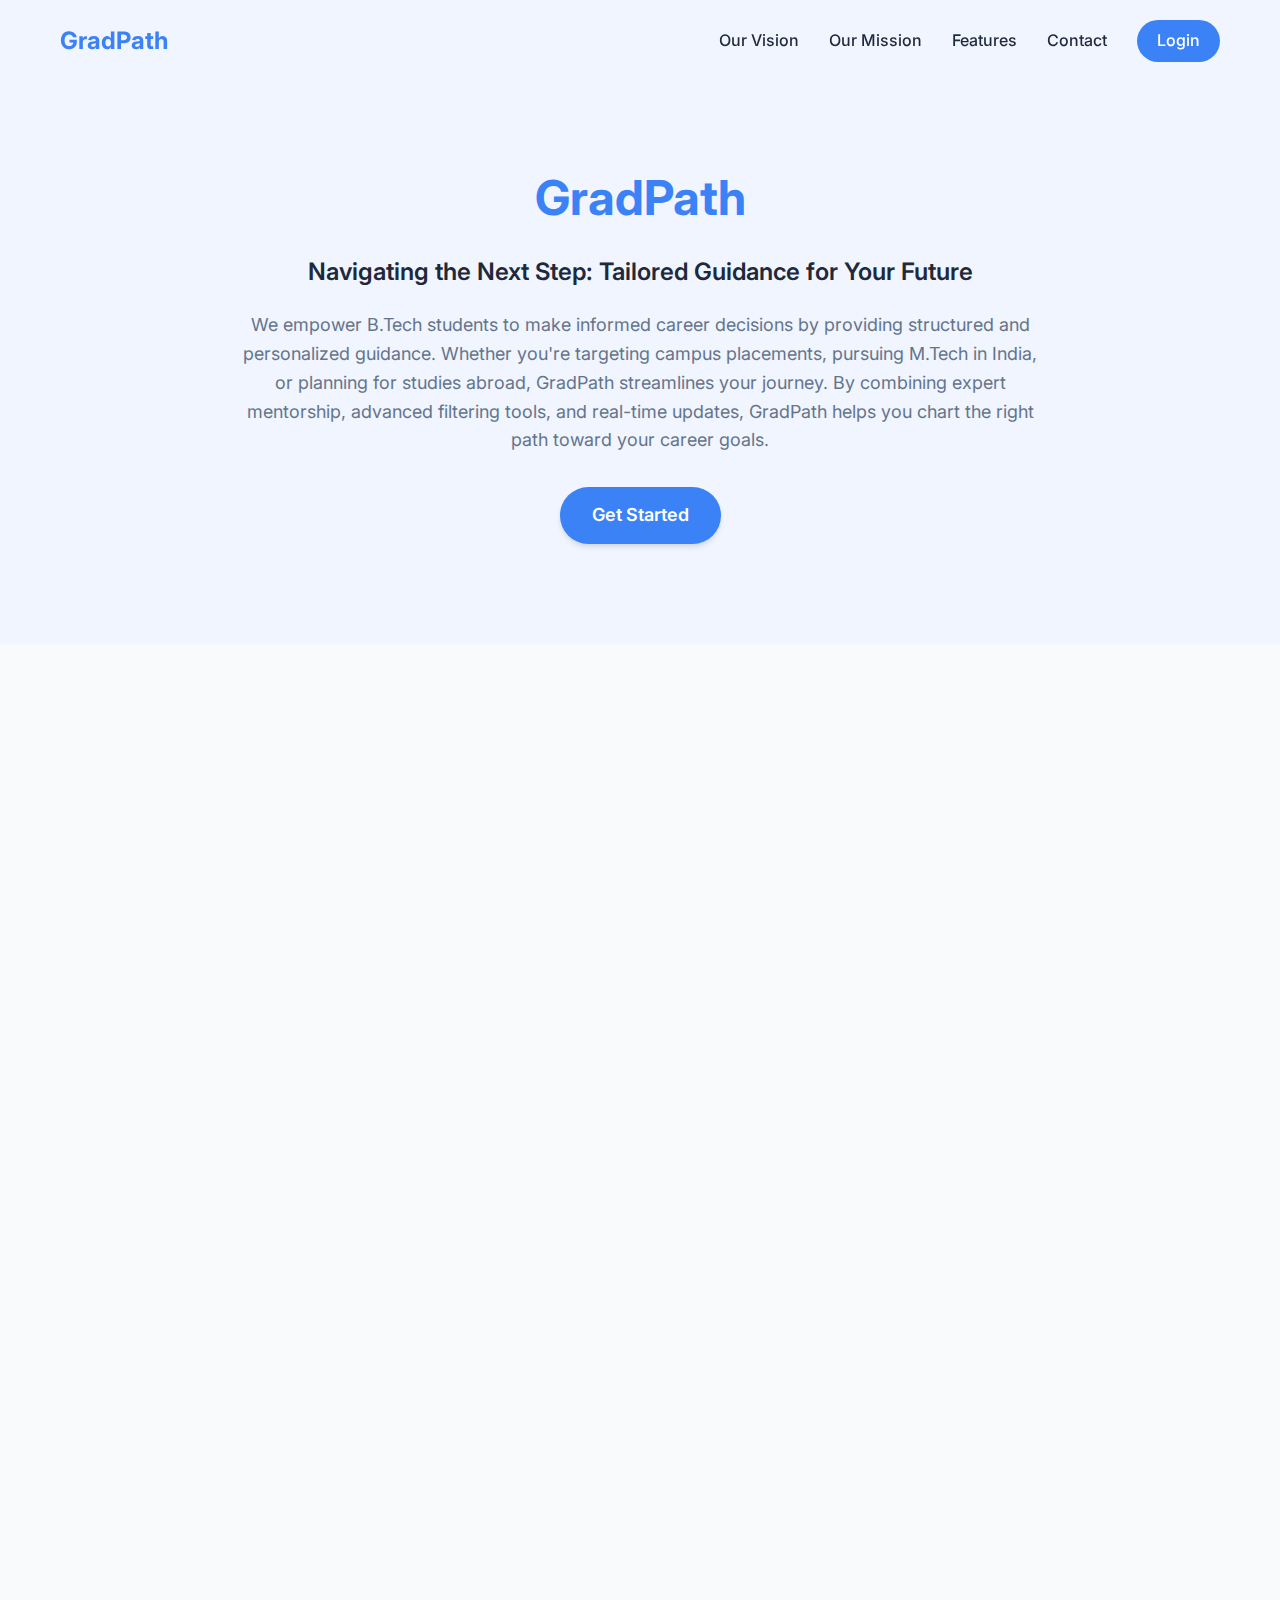
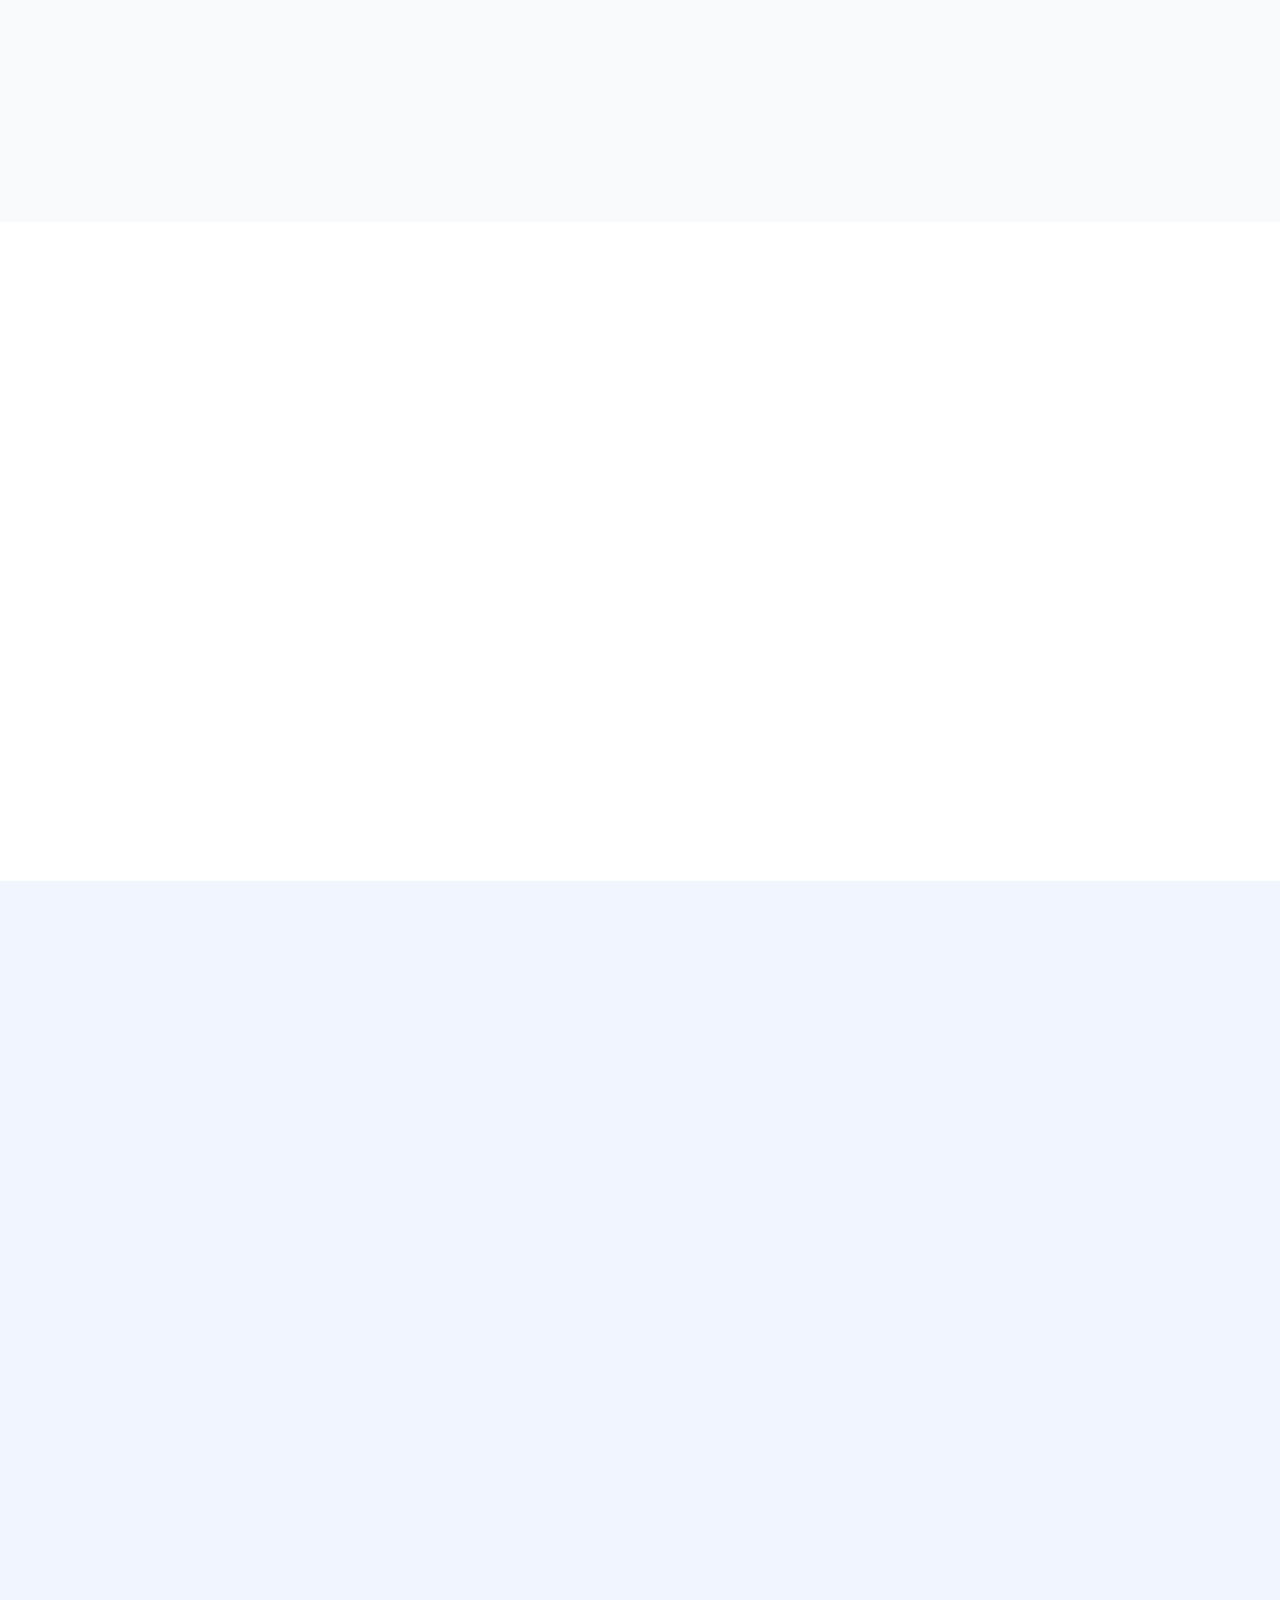
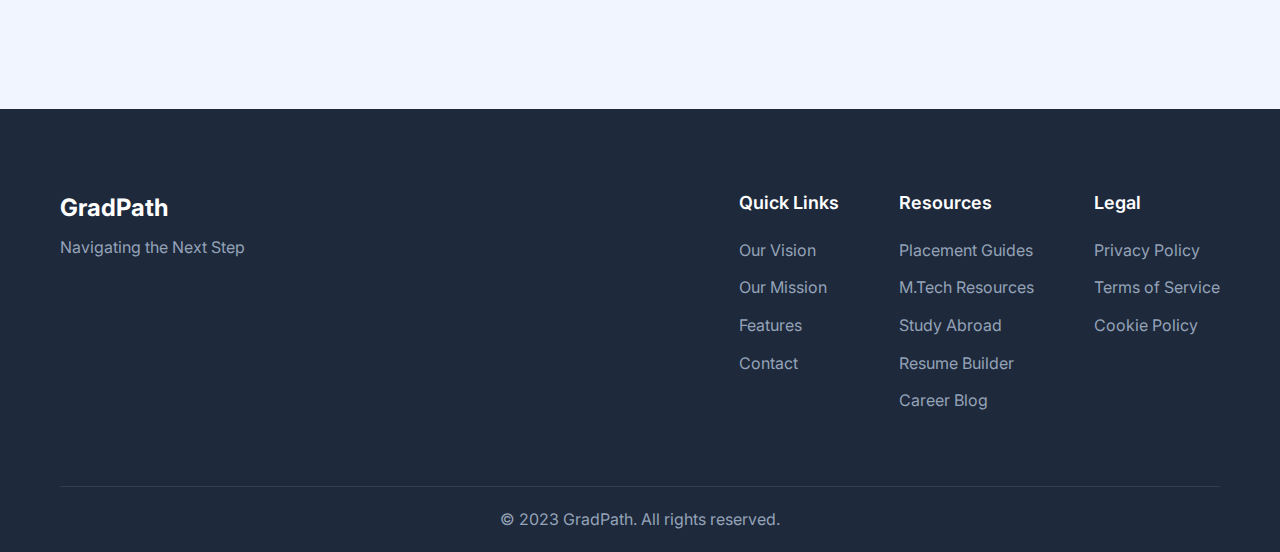
<file: index.html>
<!DOCTYPE html>
<html lang="en">
<head>
    <meta charset="UTF-8">
    <meta name="viewport" content="width=device-width, initial-scale=1.0">
    <title>GradPath - Career Guidance for B.Tech Students</title>
    <link rel="stylesheet" href="styles.css">
    <link href="https://fonts.googleapis.com/css2?family=Inter:wght@400;500;600;700&family=Poppins:wght@400;500;600;700&display=swap" rel="stylesheet">
    <link rel="stylesheet" href="https://cdnjs.cloudflare.com/ajax/libs/font-awesome/6.0.0-beta3/css/all.min.css">
</head>
<body>
    <!-- Navigation -->
    <nav class="navbar">
        <div class="container">
            <a href="index.html" class="logo">GradPath</a>
            <div class="nav-links">
                <button id="closeMenu" class="close-menu"><i class="fas fa-times"></i></button>
                <a href="#vision">Our Vision</a>
                <a href="#mission">Our Mission</a>
                <a href="#features">Features</a>
                <a href="#contact">Contact</a>
                <a href="login.html" class="nav-cta">Login</a>
            </div>
            <button id="openMenu" class="open-menu"><i class="fas fa-bars"></i></button>
        </div>
    </nav>

    <!-- Hero Section -->
    <section class="hero-section">
        <div class="container">
            <div class="hero-content animate-on-scroll">
                <h1>GradPath</h1>
                <h2>Navigating the Next Step: Tailored Guidance for Your Future</h2>
                <p>We empower B.Tech students to make informed career decisions by providing structured and personalized guidance. Whether you're targeting campus placements, pursuing M.Tech in India, or planning for studies abroad, GradPath streamlines your journey. By combining expert mentorship, advanced filtering tools, and real-time updates, GradPath helps you chart the right path toward your career goals.</p>
                <a href="login.html" class="cta-button">Get Started</a>
            </div>
        </div>
    </section>

    <!-- Vision Section -->
    <section id="vision" class="vision-section">
        <div class="container">
            <div class="split-layout">
                <div class="image-container animate-on-scroll">
                    <img id="vision-img" src="images/vision.jpg" alt="Our Vision" class="section-image">
                </div>
                <div class="content-container animate-on-scroll" data-delay="200">
                    <h2>Our Vision</h2>
                    <p>At GradPath, our vision is to become the most trusted and comprehensive career guidance platform for B.Tech students across India. We aim to bridge the gap between student aspirations and real-world opportunities by providing a centralized, accessible, and intuitive portal. We envision a future where every engineering graduate can confidently navigate their career journey—whether they aim for successful campus placements, pursue higher education through GATE or international programs, or explore entrepreneurship. GradPath is committed to evolving alongside students' needs, offering support from the early stages of their academic journey to the critical decisions they face before graduation. Our ultimate goal is to create a generation of well-informed, empowered engineers who step into the professional world with clarity and confidence.</p>
                </div>
            </div>
        </div>
    </section>

    <!-- Mission Section -->
    <section id="mission" class="mission-section">
        <div class="container">
            <div class="split-layout reverse">
                <div class="content-container animate-on-scroll">
                    <h2>Our Mission</h2>
                    <p>Our mission is to empower B.Tech students with the knowledge, tools, and mentorship needed to make informed career decisions. We strive to simplify the complex landscape of post-graduation options by providing structured, reliable, and up-to-date information. Through personalized guidance, we help students identify their strengths and align them with suitable career paths. By connecting students with industry professionals, academic experts, and successful alumni, we create a supportive ecosystem that fosters growth and confidence. We are dedicated to making career planning less overwhelming and more strategic, ensuring that every engineering student can maximize their potential and secure a fulfilling professional future.</p>
                </div>
                <div class="image-container animate-on-scroll" data-delay="200">
                    <img id="mission-img" src="images/mission.jpg" alt="Our Mission" class="section-image">
                </div>
            </div>
        </div>
    </section>

    <!-- Features Section -->
    <section id="features" class="features-section">
        <div class="container">
            <h2 class="section-title animate-on-scroll">Why Choose GradPath?</h2>
            <div class="features-grid">
                <div class="feature-card animate-on-scroll" data-delay="100">
                    <div class="feature-icon">
                        <i class="fas fa-bullseye"></i>
                    </div>
                    <h3>Targeted Guidance</h3>
                    <p>With GradPath, students gain access to expert advice and tools tailored to three key paths: placements, higher studies (GATE/M.Tech), and studying abroad. No more scattered information—everything you need is in one place.</p>
                </div>
                <div class="feature-card animate-on-scroll" data-delay="200">
                    <div class="feature-icon">
                        <i class="fas fa-tools"></i>
                    </div>
                    <h3>Powerful Features</h3>
                    <p>From resume builders and college filters to company insights and dynamic updates, our platform offers both static resources and evolving tools to guide students effectively through every stage of decision-making.</p>
                </div>
                <div class="feature-card animate-on-scroll" data-delay="300">
                    <div class="feature-icon">
                        <i class="fas fa-users"></i>
                    </div>
                    <h3>Expert Support</h3>
                    <p>Our platform connects you with experienced mentors—professors, industry leaders, and professionals—offering personalized feedback and insights to help you succeed.</p>
                </div>
            </div>
        </div>
    </section>

    <!-- Contact Section -->
    <section id="contact" class="contact-section">
        <div class="container">
            <h2 class="section-title animate-on-scroll">Get in Touch</h2>
            <div class="contact-container">
                <div class="contact-info animate-on-scroll">
                    <h3>Contact Information</h3>
                    <p><i class="fas fa-envelope"></i> info@gradpath.com</p>
                    <p><i class="fas fa-phone"></i> +91 1234567890</p>
                    <p><i class="fas fa-map-marker-alt"></i> Tech Hub, Bangalore, India</p>
                    <div class="social-links">
                        <a href="#" class="social-icon"><i class="fab fa-facebook-f"></i></a>
                        <a href="#" class="social-icon"><i class="fab fa-twitter"></i></a>
                        <a href="#" class="social-icon"><i class="fab fa-linkedin-in"></i></a>
                        <a href="#" class="social-icon"><i class="fab fa-instagram"></i></a>
                    </div>
                </div>
                <form class="contact-form animate-on-scroll" data-delay="200">
                    <div class="form-group">
                        <label for="name">Your Name</label>
                        <input type="text" id="name" placeholder="Enter your name" required>
                    </div>
                    <div class="form-group">
                        <label for="email">Email Address</label>
                        <input type="email" id="email" placeholder="Enter your email" required>
                    </div>
                    <div class="form-group">
                        <label for="message">Message</label>
                        <textarea id="message" placeholder="Enter your message" rows="5" required></textarea>
                    </div>
                    <button type="submit" class="submit-btn">Send Message</button>
                </form>
            </div>
        </div>
    </section>

    <!-- Footer -->
    <footer class="footer">
        <div class="container">
            <div class="footer-content">
                <div class="footer-logo">
                    <h3>GradPath</h3>
                    <p>Navigating the Next Step</p>
                </div>
                <div class="footer-links">
                    <div class="footer-column">
                        <h4>Quick Links</h4>
                        <a href="#vision">Our Vision</a>
                        <a href="#mission">Our Mission</a>
                        <a href="#features">Features</a>
                        <a href="#contact">Contact</a>
                    </div>
                    <div class="footer-column">
                        <h4>Resources</h4>
                        <a href="#">Placement Guides</a>
                        <a href="#">M.Tech Resources</a>
                        <a href="#">Study Abroad</a>
                        <a href="resume-builder.html">Resume Builder</a>
                        <a href="#">Career Blog</a>
                    </div>
                    <div class="footer-column">
                        <h4>Legal</h4>
                        <a href="#">Privacy Policy</a>
                        <a href="#">Terms of Service</a>
                        <a href="#">Cookie Policy</a>
                    </div>
                </div>
            </div>
            <div class="footer-bottom">
                <p>&copy; 2023 GradPath. All rights reserved.</p>
            </div>
        </div>
    </footer>

    <script src="script.js"></script>
</body>
</html>
</file>
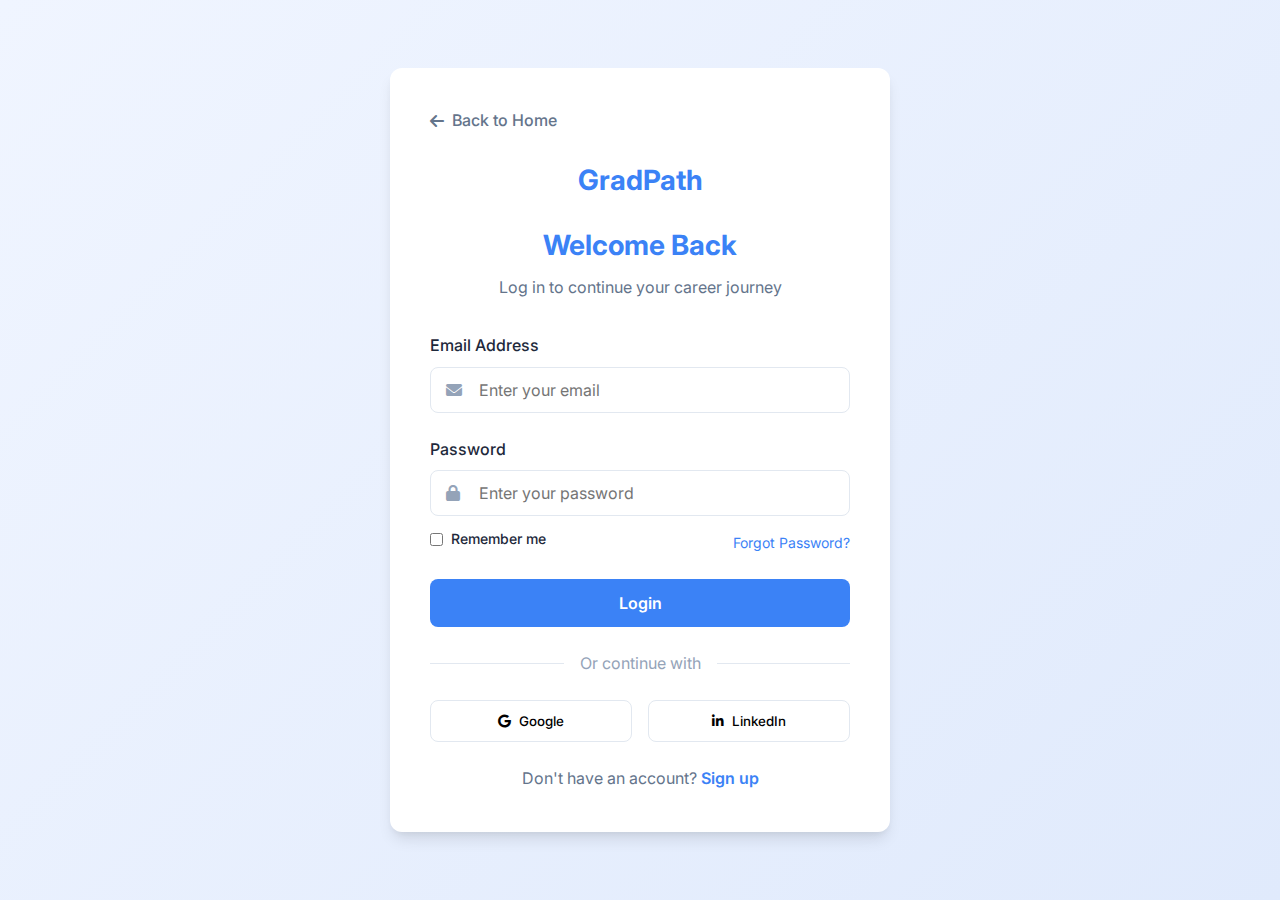
<file: login.html>
<!DOCTYPE html>
<html lang="en">
<head>
    <meta charset="UTF-8">
    <meta name="viewport" content="width=device-width, initial-scale=1.0">
    <title>Login - GradPath</title>
    <link rel="stylesheet" href="styles.css">
    <link href="https://fonts.googleapis.com/css2?family=Inter:wght@400;500;600;700&family=Poppins:wght@400;500;600;700&display=swap" rel="stylesheet">
    <link rel="stylesheet" href="https://cdnjs.cloudflare.com/ajax/libs/font-awesome/6.0.0-beta3/css/all.min.css">
</head>
<body class="auth-body">
    <div class="auth-container">
        <div class="auth-card animate-on-scroll">
            <a href="index.html" class="back-home"><i class="fas fa-arrow-left"></i> Back to Home</a>
            <div class="auth-header">
                <div class="auth-logo">
                    <span>GradPath</span>
                </div>
                <h1>Welcome Back</h1>
                <p>Log in to continue your career journey</p>
            </div>
            <form id="login-form" class="auth-form">
                <div class="form-group">
                    <label for="email">Email Address</label>
                    <div class="input-with-icon">
                        <i class="fas fa-envelope"></i>
                        <input type="email" id="email" placeholder="Enter your email" required>
                    </div>
                </div>
                <div class="form-group">
                    <label for="password">Password</label>
                    <div class="input-with-icon">
                        <i class="fas fa-lock"></i>
                        <input type="password" id="password" placeholder="Enter your password" required>
                    </div>
                    <div class="form-options">
                        <div class="remember-me">
                            <input type="checkbox" id="remember">
                            <label for="remember">Remember me</label>
                        </div>
                        <a href="#" class="forgot-password">Forgot Password?</a>
                    </div>
                </div>
                <button type="submit" class="auth-button">Login</button>
                
                <div class="auth-divider">
                    <span>Or continue with</span>
                </div>
                
                <div class="social-auth">
                    <button type="button" class="social-auth-btn">
                        <i class="fab fa-google"></i>
                        Google
                    </button>
                    <button type="button" class="social-auth-btn">
                        <i class="fab fa-linkedin-in"></i>
                        LinkedIn
                    </button>
                </div>
                
                <div class="auth-footer">
                    <p>Don't have an account? <a href="signup.html">Sign up</a></p>
                </div>
            </form>
        </div>
    </div>

    <script>
        document.getElementById('login-form').addEventListener('submit', function(e) {
            e.preventDefault();
            
            // Get form values
            const email = document.getElementById('email').value;
            const password = document.getElementById('password').value;
            
            // Simple validation
            if (!email || !password) {
                alert('Please fill in all fields');
                return;
            }
            
            // For demonstration purposes, allow any login
            // In a real application, you would check against stored credentials
            
            // Optional: Check against stored signup data
            const userData = JSON.parse(localStorage.getItem('userData') || '{}');
            if (userData.email === email && userData.password === password) {
                // User matched from signup
                localStorage.setItem('currentUser', JSON.stringify(userData));
            } else {
                // For demo purposes, still allow login with any credentials
                localStorage.setItem('currentUser', JSON.stringify({ email: email, name: 'Demo User' }));
            }
            
            alert('Login successful! Redirecting to dashboard...');
            setTimeout(() => {
                window.location.href = 'dashboard.html';
            }, 1000);
        });

        // Add animation class when page loads
        window.addEventListener('load', function() {
            document.querySelector('.auth-card').classList.add('show');
        });
    </script>
</body>
</html>
</file>
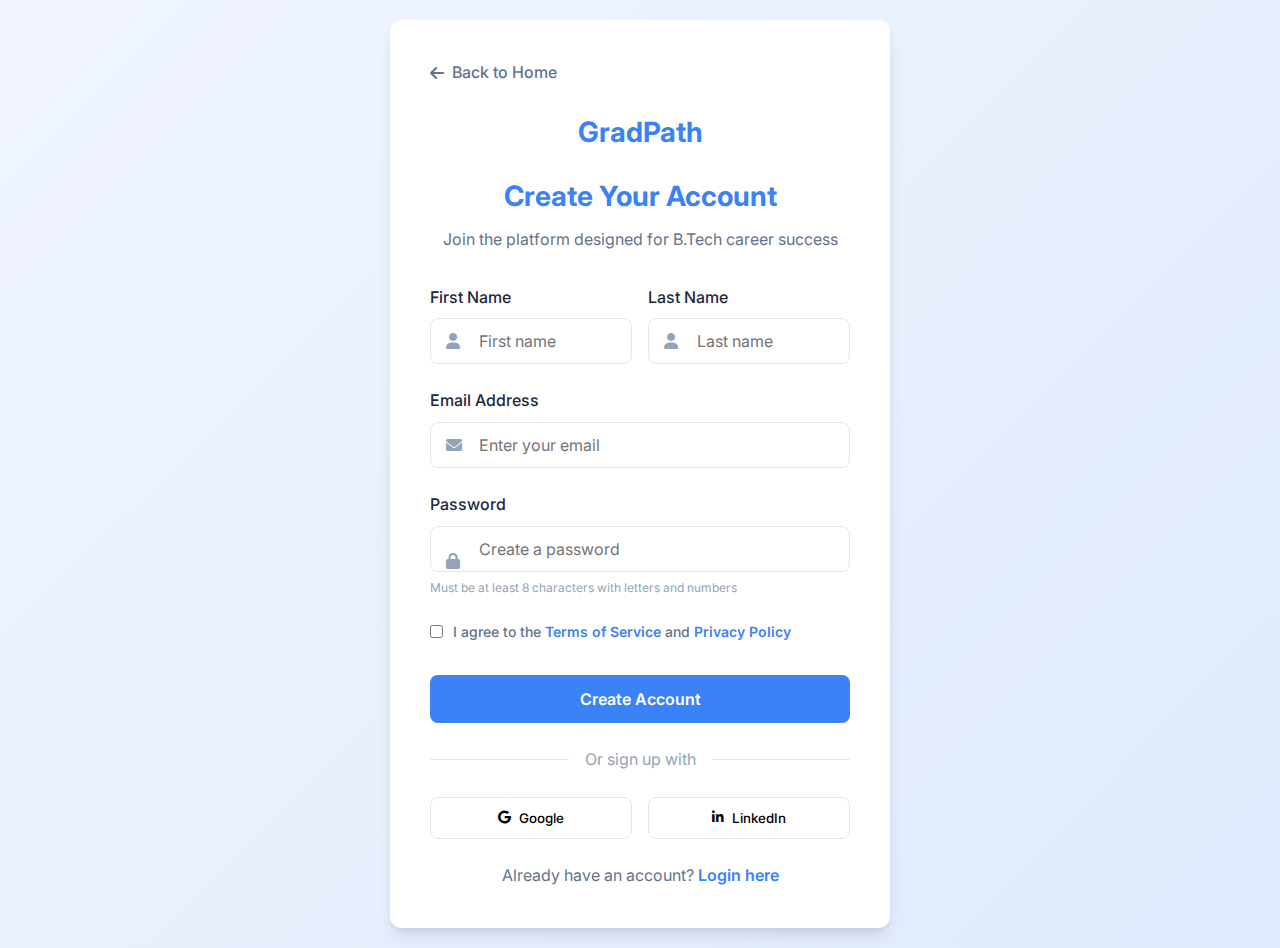
<file: signup.html>
<!DOCTYPE html>
<html lang="en">
<head>
    <meta charset="UTF-8" />
    <meta name="viewport" content="width=device-width, initial-scale=1" />
    <title>Sign Up - GradPath</title>
    <link rel="stylesheet" href="styles.css" />
    <link href="https://fonts.googleapis.com/css2?family=Inter:wght@400;500;600;700&amp;family=Poppins:wght@400;500;600;700&amp;display=swap" rel="stylesheet" />
    <link rel="stylesheet" href="https://cdnjs.cloudflare.com/ajax/libs/font-awesome/6.0.0-beta3/css/all.min.css" />
</head>
<body class="auth-body">
    <div class="auth-container">
        <div class="auth-card animate-on-scroll">
            <a href="index.html" class="back-home"><i class="fas fa-arrow-left"></i> Back to Home</a>
            <div class="auth-header">
                <div class="auth-logo">
                    <span>GradPath</span>
                </div>
                <h1>Create Your Account</h1>
                <p>Join the platform designed for B.Tech career success</p>
            </div>
            <form id="signup-form" class="auth-form">
                <div class="form-row">
                    <div class="form-group">
                        <label for="firstname">First Name</label>
                        <div class="input-with-icon">
                            <i class="fas fa-user"></i>
                            <input type="text" id="firstname" placeholder="First name" required />
                        </div>
                    </div>
                    <div class="form-group">
                        <label for="lastname">Last Name</label>
                        <div class="input-with-icon">
                            <i class="fas fa-user"></i>
                            <input type="text" id="lastname" placeholder="Last name" required />
                        </div>
                    </div>
                </div>

                <div class="form-group">
                    <label for="email">Email Address</label>
                    <div class="input-with-icon">
                        <i class="fas fa-envelope"></i>
                        <input type="email" id="email" placeholder="Enter your email" required />
                    </div>
                </div>

                <div class="form-group">
                    <label for="password">Password</label>
                    <div class="input-with-icon">
                        <i class="fas fa-lock"></i>
                        <input type="password" id="password" placeholder="Create a password" required />
                        <small class="password-hint">Must be at least 8 characters with letters and numbers</small>
                    </div>
                </div>

                <div class="form-group terms-checkbox">
                    <input type="checkbox" id="terms" required />
                    <label for="terms">I agree to the <a href="#">Terms of Service</a> and <a href="#">Privacy Policy</a></label>
                </div>

                <button type="submit" class="auth-button">Create Account</button>

                <div class="auth-divider">
                    <span>Or sign up with</span>
                </div>

                <div class="social-auth">
                    <button type="button" class="social-auth-btn">
                        <i class="fab fa-google"></i>
                        Google
                    </button>
                    <button type="button" class="social-auth-btn">
                        <i class="fab fa-linkedin-in"></i>
                        LinkedIn
                    </button>
                </div>

                <div class="auth-footer">
                    <p>Already have an account? <a href="login.html">Login here</a></p>
                </div>
            </form>
        </div>
    </div>

    <script>
        document.getElementById('signup-form').addEventListener('submit', function (e) {
            e.preventDefault();

            // Get form values
            const firstname = document.getElementById('firstname').value;
            const lastname = document.getElementById('lastname').value;
            const email = document.getElementById('email').value;
            const password = document.getElementById('password').value;
            const terms = document.getElementById('terms').checked;

            // Simple validation
            if (!firstname || !lastname || !email || !password || !terms) {
                alert('Please fill in all fields and accept the terms');
                return;
            }

            // Password validation
            if (password.length < 8 || !/[a-zA-Z]/.test(password) || !/[0-9]/.test(password)) {
                alert('Password must be at least 8 characters with letters and numbers');
                return;
            }

            // Store user data in localStorage (simple client-side storage)
            const userData = {
                name: firstname + ' ' + lastname,
                email: email,
                password: password
            };
            
            localStorage.setItem('userData', JSON.stringify(userData));
            
            // Show success message and redirect
            alert('Account created successfully! Redirecting to dashboard...');
            setTimeout(() => {
                window.location.href = 'dashboard.html';
            }, 1000);
        });

        // Add animation class when page loads
        window.addEventListener('load', function () {
            document.querySelector('.auth-card').classList.add('show');
        });
    </script>
</body>
</html>
</file>
<file: styles.css>
/* Base Styles */
:root {
    --primary-color: #3b82f6;
    --primary-dark: #2563eb;
    --secondary-color: #64748b;
    --light-color: #f8fafc;
    --dark-color: #1e293b;
    --grey-color: #94a3b8;
    --border-color: #e2e8f0;
    --shadow-sm: 0 1px 2px 0 rgba(0, 0, 0, 0.05);
    --shadow-md: 0 4px 6px -1px rgba(0, 0, 0, 0.1), 0 2px 4px -1px rgba(0, 0, 0, 0.06);
    --shadow-lg: 0 10px 15px -3px rgba(0, 0, 0, 0.1), 0 4px 6px -2px rgba(0, 0, 0, 0.05);
    --transition: all 0.3s ease;
}

* {
    margin: 0;
    padding: 0;
    box-sizing: border-box;
}

body {
    font-family: 'Inter', 'Poppins', sans-serif;
    line-height: 1.6;
    color: var(--dark-color);
    background-color: var(--light-color);
}

.container {
    width: 100%;
    max-width: 1200px;
    margin: 0 auto;
    padding: 0 20px;
}

a {
    text-decoration: none;
    color: var(--primary-color);
    transition: var(--transition);
}

a:hover {
    color: var(--primary-dark);
}

img {
    max-width: 100%;
    height: auto;
}

button {
    cursor: pointer;
    font-family: 'Inter', 'Poppins', sans-serif;
}

/* Animation Classes */
/* Animation styles */
.animate-on-scroll {
    opacity: 0;
    transform: translateY(30px);
    transition: opacity 0.6s ease, transform 0.6s ease;
}

.animate-on-scroll.active {
    opacity: 1;
    transform: translateY(0);
}

/* Feature cards styling */
.features-grid {
    display: grid;
    grid-template-columns: repeat(auto-fit, minmax(300px, 1fr));
    gap: 30px;
    margin-top: 40px;
}

.feature-card {
    background: white;
    border-radius: 10px;
    padding: 30px;
    box-shadow: 0 10px 30px rgba(0, 0, 0, 0.1);
    transition: transform 0.3s ease, box-shadow 0.3s ease;
}

.feature-card:hover {
    transform: translateY(-10px);
    box-shadow: 0 15px 35px rgba(0, 0, 0, 0.15);
}

.feature-icon {
    width: 60px;
    height: 60px;
    background: linear-gradient(135deg, #3b82f6 0%, #2563eb 100%);
    border-radius: 50%;
    display: flex;
    align-items: center;
    justify-content: center;
    margin-bottom: 20px;
}

.feature-icon i {
    color: white;
    font-size: 24px;
}

.feature-card h3 {
    font-size: 1.5rem;
    margin-bottom: 15px;
    color: #1a2b49;
}

.feature-card p {
    color: #5a6987;
    line-height: 1.6;
}

/* Navigation */
.navbar {
    position: fixed;
    top: 0;
    left: 0;
    width: 100%;
    background-color: transparent;
    padding: 20px 0;
    z-index: 1000;
    transition: var(--transition);
}

.navbar.scrolled {
    background-color: white;
    box-shadow: var(--shadow-md);
    padding: 15px 0;
}

.navbar .container {
    display: flex;
    justify-content: space-between;
    align-items: center;
}

.logo {
    font-size: 24px;
    font-weight: 700;
    color: var(--primary-color);
}

.nav-links {
    display: flex;
    align-items: center;
    gap: 30px;
}

.nav-links a {
    color: var(--dark-color);
    font-weight: 500;
}

.nav-links a:hover {
    color: var(--primary-color);
}

.nav-cta {
    background-color: var(--primary-color);
    color: white !important;
    padding: 8px 20px;
    border-radius: 50px;
    font-weight: 600;
}

.nav-cta:hover {
    background-color: var(--primary-dark);
}

.open-menu, .close-menu {
    display: none;
    background: none;
    border: none;
    font-size: 24px;
    color: var(--dark-color);
}

/* Hero Section */
.hero-section {
    padding: 160px 0 100px;
    background-color: #f0f5ff;
    position: relative;
    overflow: hidden;
}

.hero-content {
    max-width: 800px;
    margin: 0 auto;
    text-align: center;
}

.hero-content h1 {
    font-size: 48px;
    font-weight: 700;
    margin-bottom: 16px;
    color: var(--primary-color);
}

.hero-content h2 {
    font-size: 24px;
    font-weight: 600;
    margin-bottom: 20px;
    color: var(--dark-color);
}

.hero-content p {
    font-size: 18px;
    margin-bottom: 32px;
    color: var(--secondary-color);
}

.cta-button {
    display: inline-block;
    background-color: var(--primary-color);
    color: white;
    padding: 14px 32px;
    border-radius: 50px;
    font-size: 18px;
    font-weight: 600;
    transition: var(--transition);
    box-shadow: var(--shadow-md);
}

.cta-button:hover {
    background-color: var(--primary-dark);
    transform: translateY(-3px);
    box-shadow: var(--shadow-lg);
    color: white;
}

/* Vision & Mission Sections */
.vision-section, .mission-section {
    padding: 100px 0;
}

.mission-section {
    background-color: #f8fafc;
}

.split-layout {
    display: flex;
    align-items: center;
    gap: 60px;
}

.split-layout.reverse {
    flex-direction: row-reverse;
}

.image-container, .content-container {
    flex: 1;
}

/* Image fallback styles */
.section-image {
    width: 100%;
    max-width: 600px;
    height: auto;
    border-radius: 10px;
    box-shadow: 0 10px 30px rgba(0, 0, 0, 0.1);
    transition: transform 0.3s ease, box-shadow 0.3s ease;
}

.section-image:hover {
    transform: translateY(-5px);
    box-shadow: 0 15px 40px rgba(0, 0, 0, 0.15);
}

/* Ensure image containers have proper dimensions even if image fails to load */
.image-container {
    min-height: 300px;
    display: flex;
    align-items: center;
    justify-content: center;
}

.content-container h2 {
    font-size: 36px;
    font-weight: 700;
    margin-bottom: 24px;
    color: var(--primary-color);
}

.content-container p {
    font-size: 16px;
    color: var(--secondary-color);
}

/* Features Section */
.features-section {
    padding: 100px 0;
    background-color: white;
}

.section-title {
    text-align: center;
    font-size: 36px;
    font-weight: 700;
    margin-bottom: 60px;
    color: var(--primary-color);
}

.features-grid {
    display: grid;
    grid-template-columns: repeat(auto-fit, minmax(300px, 1fr));
    gap: 30px;
}

.feature-card {
    background-color: white;
    border-radius: 12px;
    padding: 30px;
    box-shadow: var(--shadow-md);
    transition: var(--transition);
}

.feature-card:hover {
    transform: translateY(-10px);
    box-shadow: var(--shadow-lg);
}

.feature-icon {
    font-size: 36px;
    color: var(--primary-color);
    margin-bottom: 20px;
}

.feature-card h3 {
    font-size: 20px;
    font-weight: 600;
    margin-bottom: 16px;
}

.feature-card p {
    color: var(--secondary-color);
}

/* Contact Section */
.contact-section {
    padding: 100px 0;
    background-color: #f0f5ff;
}

.contact-container {
    display: grid;
    grid-template-columns: 1fr 2fr;
    gap: 40px;
}

.contact-info {
    background-color: var(--primary-color);
    color: white;
    padding: 40px;
    border-radius: 12px;
}

.contact-info h3 {
    font-size: 24px;
    font-weight: 600;
    margin-bottom: 24px;
}

.contact-info p {
    margin-bottom: 16px;
    display: flex;
    align-items: center;
    gap: 10px;
}

.social-links {
    display: flex;
    gap: 16px;
    margin-top: 30px;
}

.social-icon {
    display: flex;
    align-items: center;
    justify-content: center;
    width: 40px;
    height: 40px;
    background-color: rgba(255, 255, 255, 0.2);
    border-radius: 50%;
    color: white;
    transition: var(--transition);
}

.social-icon:hover {
    background-color: white;
    color: var(--primary-color);
}

.contact-form {
    background-color: white;
    padding: 40px;
    border-radius: 12px;
    box-shadow: var(--shadow-md);
}

.form-group {
    margin-bottom: 20px;
}

.form-group label {
    display: block;
    font-weight: 500;
    margin-bottom: 8px;
}

.form-group input, .form-group textarea, .form-group select {
    width: 100%;
    padding: 12px 16px;
    border: 1px solid var(--border-color);
    border-radius: 8px;
    font-family: 'Inter', 'Poppins', sans-serif;
    font-size: 16px;
    transition: var(--transition);
}

.form-group input:focus, .form-group textarea:focus, .form-group select:focus {
    outline: none;
    border-color: var(--primary-color);
    box-shadow: 0 0 0 3px rgba(59, 130, 246, 0.1);
}

.submit-btn {
    background-color: var(--primary-color);
    color: white;
    border: none;
    padding: 12px 24px;
    border-radius: 8px;
    font-size: 16px;
    font-weight: 600;
    transition: var(--transition);
}

.submit-btn:hover {
    background-color: var(--primary-dark);
}

/* Footer */
.footer {
    background-color: var(--dark-color);
    color: white;
    padding: 80px 0 20px;
}

.footer-content {
    display: flex;
    justify-content: space-between;
    margin-bottom: 60px;
}

.footer-logo h3 {
    font-size: 24px;
    font-weight: 700;
    margin-bottom: 8px;
}

.footer-logo p {
    color: var(--grey-color);
}

.footer-links {
    display: flex;
    gap: 60px;
}

.footer-column h4 {
    font-size: 18px;
    font-weight: 600;
    margin-bottom: 20px;
}

.footer-column a {
    display: block;
    color: var(--grey-color);
    margin-bottom: 12px;
}

.footer-column a:hover {
    color: white;
}

.footer-bottom {
    text-align: center;
    padding-top: 20px;
    border-top: 1px solid rgba(255, 255, 255, 0.1);
    color: var(--grey-color);
}

/* Authentication Pages */
.auth-body {
    background-color: #f0f5ff;
    background-image: linear-gradient(135deg, #f0f5ff 0%, #e0eafc 100%);
    min-height: 100vh;
}

.auth-container {
    display: flex;
    justify-content: center;
    align-items: center;
    min-height: 100vh;
    padding: 20px;
}

.auth-card {
    background-color: white;
    border-radius: 12px;
    box-shadow: var(--shadow-lg);
    width: 100%;
    max-width: 500px;
    padding: 40px;
    opacity: 0;
    transform: translateY(20px);
    transition: opacity 0.6s ease, transform 0.6s ease;
}

.auth-card.show {
    opacity: 1;
    transform: translateY(0);
}

.back-home {
    display: inline-flex;
    align-items: center;
    gap: 8px;
    margin-bottom: 24px;
    color: var(--secondary-color);
    font-weight: 500;
}

.back-home:hover {
    color: var(--primary-color);
}

.auth-header {
    text-align: center;
    margin-bottom: 32px;
}

.auth-header h1 {
    font-size: 28px;
    color: var(--primary-color);
    margin-bottom: 8px;
}

.auth-header p {
    color: var(--secondary-color);
}

.auth-form .form-group {
    margin-bottom: 24px;
}

.input-with-icon {
    position: relative;
}

.input-with-icon i {
    position: absolute;
    left: 16px;
    top: 50%;
    transform: translateY(-50%);
    color: var(--grey-color);
}

.input-with-icon input {
    padding-left: 48px;
}

.forgot-password {
    display: block;
    text-align: right;
    font-size: 14px;
    margin-top: 8px;
}

.auth-button {
    width: 100%;
    background-color: var(--primary-color);
    color: white;
    border: none;
    padding: 14px;
    border-radius: 8px;
    font-size: 16px;
    font-weight: 600;
    cursor: pointer;
    transition: var(--transition);
}

.auth-button:hover {
    background-color: var(--primary-dark);
}

.auth-footer {
    text-align: center;
    margin-top: 24px;
    color: var(--secondary-color);
}

.auth-footer a {
    font-weight: 600;
}

.auth-divider {
    display: flex;
    align-items: center;
    margin: 24px 0;
    color: var(--grey-color);
}

.auth-divider::before,
.auth-divider::after {
    content: '';
    flex: 1;
    height: 1px;
    background-color: var(--border-color);
}

.auth-divider span {
    padding: 0 16px;
}

.social-auth {
    display: flex;
    gap: 16px;
    margin-bottom: 24px;
}

.social-auth-btn {
    flex: 1;
    display: flex;
    align-items: center;
    justify-content: center;
    gap: 8px;
    background-color: white;
    border: 1px solid var(--border-color);
    padding: 12px;
    border-radius: 8px;
    font-weight: 500;
    transition: var(--transition);
}

.social-auth-btn:hover {
    background-color: #f8fafc;
    border-color: var(--primary-color);
}

/* Additional Auth Styles */
.auth-logo {
    text-align: center;
    margin-bottom: 20px;
}

.auth-logo span {
    font-size: 28px;
    font-weight: 700;
    color: var(--primary-color);
}

.form-row {
    display: grid;
    grid-template-columns: 1fr 1fr;
    gap: 16px;
}

.password-hint {
    display: block;
    font-size: 12px;
    color: var(--grey-color);
    margin-top: 6px;
}

.form-options {
    display: flex;
    justify-content: space-between;
    align-items: center;
    margin-top: 8px;
}

.remember-me {
    display: flex;
    align-items: center;
    gap: 8px;
}

.remember-me input[type="checkbox"] {
    width: auto;
    margin: 0;
}

.remember-me label {
    font-size: 14px;
    margin: 0;
}

.terms-checkbox {
    display: flex;
    align-items: flex-start;
    gap: 10px;
    margin-top: 16px;
}

.terms-checkbox input[type="checkbox"] {
    width: auto;
    margin-top: 4px;
}

.terms-checkbox label {
    font-size: 14px;
    color: var(--secondary-color);
}

.terms-checkbox a {
    font-weight: 600;
}

/* Make select inputs match regular inputs */
select {
    width: 100%;
    padding: 12px 16px;
    border: 1px solid var(--border-color);
    border-radius: 8px;
    font-family: 'Inter', 'Poppins', sans-serif;
    font-size: 16px;
    transition: var(--transition);
    appearance: none;
    background-image: url("data:image/svg+xml,%3Csvg xmlns='http://www.w3.org/2000/svg' width='16' height='16' viewBox='0 0 24 24' fill='none' stroke='%2364748b' stroke-width='2' stroke-linecap='round' stroke-linejoin='round'%3E%3Cpolyline points='6 9 12 15 18 9'%3E%3C/polyline%3E%3C/svg%3E");
    background-repeat: no-repeat;
    background-position: right 16px center;
    background-size: 16px;
}

select:focus {
    outline: none;
    border-color: var(--primary-color);
    box-shadow: 0 0 0 3px rgba(59, 130, 246, 0.1);
}

.input-with-icon select {
    padding-left: 48px;
}

/* Responsive adjustments */
@media (max-width: 768px) {
    .form-row {
        grid-template-columns: 1fr;
        gap: 8px;
    }
    
    .auth-card {
        padding: 30px 20px;
    }
    
    .form-options {
        flex-direction: column;
        align-items: flex-start;
        gap: 10px;
    }
    
    .forgot-password {
        text-align: left;
    }
}
</file>
